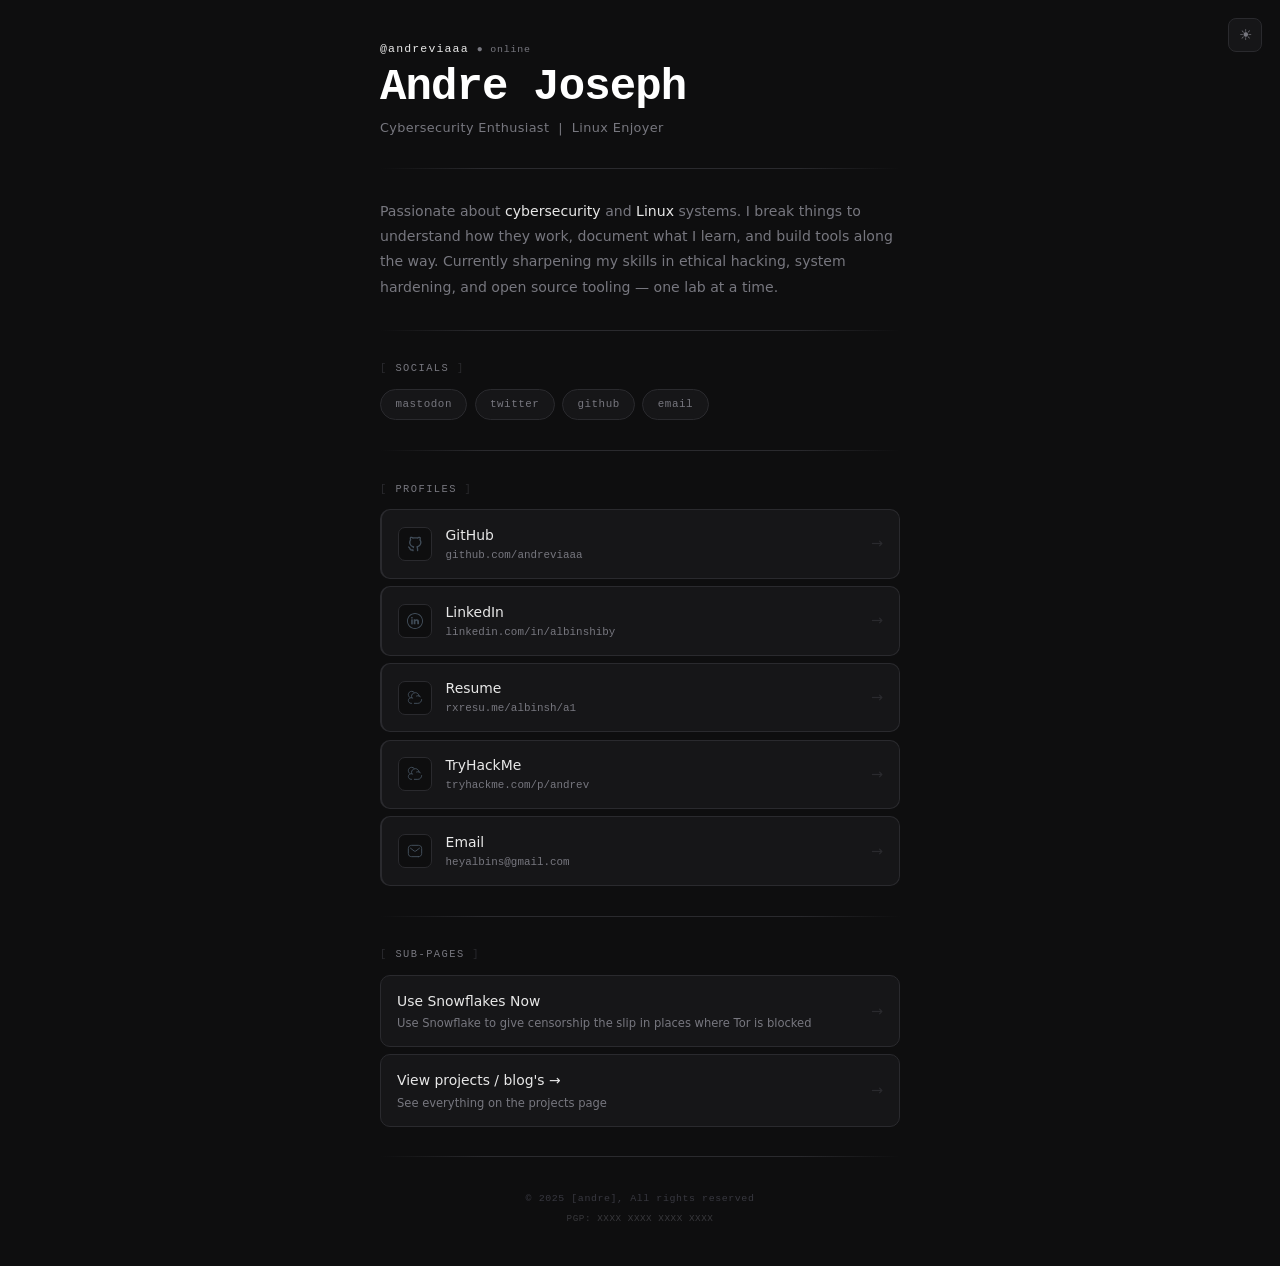
<file: index.html>
<!doctype html>
<html lang="en">
    <head>
        <meta charset="UTF-8" />
        <meta name="viewport" content="width=device-width, initial-scale=1.0" />
        <title>Andre Joseph — Just happen to be here</title>
        <meta
            name="description"
            content="Andre — Cybersecurity enthusiast and Linux nerd. Breaking things, learning how they work, and building tools along the way."
        />
        <meta name="author" content="Andre" />
        <meta name="theme-color" content="#0e0e0f" />
        <meta property="og:title" content="Andre — Cybersecurity Enthusiast" />
        <meta
            property="og:description"
            content="Cybersecurity enthusiast and Linux nerd. Breaking things, learning how they work, and building tools along the way."
        />
        <meta property="og:type" content="website" />
        <meta property="og:url" content="https://andreviaaa.github.io/" />
        <link rel="canonical" href="https://andreviaaa.github.io/" />
        <meta name="twitter:card" content="summary" />
        <meta name="twitter:title" content="Andre — Cybersecurity Enthusiast" />
        <meta
            name="twitter:description"
            content="Cybersecurity enthusiast and Linux nerd. Breaking things, learning how they work, and building tools along the way."
        />
        <link rel="icon" type="image/svg+xml" href="assets/icons/ghost.png" />
        <link rel="stylesheet" href="assets/css/main.css" />
    </head>
    <body>
        <button
            class="toggle-btn"
            onclick="toggleTheme()"
            title="Toggle light/dark mode"
            aria-label="Toggle light/dark mode"
        >
            <span id="theme-icon">☀</span>
        </button>

        <main class="card">
            <!-- ── Header ── -->
            <header>
                <p class="handle">
                    @andreviaaa <span class="status">● online</span>
                </p>
                <h1 class="name">Andre Joseph</h1>
                <p class="subheading">
                    Cybersecurity Enthusiast &nbsp;|&nbsp; Linux Enjoyer
                </p>
            </header>

            <div class="divider"></div>

            <!-- ── Intro ── -->
            <p class="intro">
                Passionate about <strong>cybersecurity</strong> and
                <strong>Linux</strong> systems. I break things to understand how
                they work, document what I learn, and build tools along the way.
                Currently sharpening my skills in ethical hacking, system
                hardening, and open source tooling — one lab at a time.
            </p>

            <div class="divider"></div>

            <!-- ── Socials ── -->
            <!-- TO ADD: copy any social-pill line, update href and text -->
            <section>
                <p class="section-label">Socials</p>
                <div class="socials">
                    <a
                        class="social-pill"
                        href="#"
                        target="_blank"
                        rel="noopener noreferrer"
                        >mastodon</a
                    >
                    <a
                        class="social-pill"
                        href="#"
                        target="_blank"
                        rel="noopener noreferrer"
                        >twitter</a
                    >

                    <a
                        class="social-pill"
                        href="https://github.com/andreviaaa"
                        target="_blank"
                        rel="noopener noreferrer"
                        >github</a
                    >
                    <a
                        class="social-pill"
                        href="mailto://heyalbins@gmail.com"
                        target="_blank"
                        rel="noopener noreferrer"
                        >email</a
                    >

                    <!-- add more pills here -->
                </div>
            </section>

            <div class="divider"></div>

            <!-- ── Profiles ── -->
            <!-- TO ADD: copy any link-item block, update href, link-name, link-handle, img src -->
            <section>
                <p class="section-label">Profiles</p>
                <nav class="links">
                    <a
                        class="link-item"
                        href="https://github.com/andreviaaa"
                        target="_blank"
                        rel="noopener noreferrer"
                    >
                        <div class="link-left">
                            <div class="link-icon">
                                <img
                                    src="assets/icons/github.svg"
                                    alt="GitHub"
                                />
                            </div>
                            <div class="link-info">
                                <span class="link-name">GitHub</span>
                                <span class="link-handle">github.com/andreviaaa</span>
                            </div>
                        </div>
                        <span class="link-arrow">→</span>
                    </a>

                    <a
                        class="link-item"
                        href="https://www.linkedin.com/in/albinshiby"
                        target="_blank"
                        rel="noopener noreferrer"
                    >
                        <div class="link-left">
                            <div class="link-icon">
                                <img
                                    src="assets/icons/linkedin.svg"
                                    alt="LinkedIn"
                                />
                            </div>
                            <div class="link-info">
                                <span class="link-name">LinkedIn</span>
                                <span class="link-handle">linkedin.com/in/albinshiby</span>
                            </div>
                        </div>
                        <span class="link-arrow">→</span>
                    </a>

                    <a
                        class="link-item"
                        href="https://rxresu.me/albinsh/a1"
                        target="_blank"
                        rel="noopener noreferrer"
                    >
                        <div class="link-left">
                            <div class="link-icon">
                                <img
                                    src="assets/icons/tryhackme.svg"
                                    alt="TryHackMe"
                                />
                            </div>
                            <div class="link-info">
                                <span class="link-name">Resume</span>
                                <span class="link-handle">rxresu.me/albinsh/a1</span>
                            </div>
                        </div>
                        <span class="link-arrow">→</span>
                    </a>
                    <a
                        class="link-item"
                        href="https://tryhackme.com/p/andrev"
                        target="_blank"
                        rel="noopener noreferrer"
                    >
                        <div class="link-left">
                            <div class="link-icon">
                                <img
                                    src="assets/icons/tryhackme.svg"
                                    alt="TryHackMe"
                                />
                            </div>
                            <div class="link-info">
                                <span class="link-name">TryHackMe</span>
                                <span class="link-handle">tryhackme.com/p/andrev</span>
                            </div>
                        </div>
                        <span class="link-arrow">→</span>
                    </a>

                    <a class="link-item" href="mailto:heyalbins@gmail.com">
                        <div class="link-left">
                            <div class="link-icon">
                                <img src="assets/icons/email.svg" alt="Email" />
                            </div>
                            <div class="link-info">
                                <span class="link-name">Email</span>
                                <span class="link-handle"
                                    >heyalbins@gmail.com</span
                                >
                            </div>
                        </div>
                        <span class="link-arrow">→</span>
                    </a>
                </nav>
            </section>

            <div class="divider"></div>

            <!-- ── Projects ── -->
            <!-- TO ADD: copy any port-card block, update href, port-title, port-desc, port-tag -->
            <section>
                <p class="section-label">Sub-Pages</p>
                <div class="port-grid">
                    <a
                        class="port-card"
                        href="https://snowflake.torproject.org/"
                        target="_blank"
                    >
                        <div class="port-info">
                            <span class="port-title">Use Snowflakes Now</span>
                            <span class="port-desc"
                                >Use Snowflake to give censorship the slip in
                                places where Tor is blocked</span
                            >
                        </div>
                        <div class="port-meta">
                            <!-- --  <span class="port-tag">good-ads</span> -->
                            <span class="port-arrow">→</span>
                        </div>
                    </a>

                    <a class="port-card" href="pages/projects.html">
                        <div class="port-info">
                            <span class="port-title"
                                >View projects / blog's →</span
                            >
                            <span class="port-desc"
                                >See everything on the projects page</span
                            >
                        </div>
                        <div class="port-meta">
                            <span class="port-arrow">→</span>
                        </div>
                    </a>
                </div>
            </section>

            <div class="divider"></div>

            <footer class="footer">
                © 2025 [andre], All rights reserved
                <br />
                <span class="pgp">PGP: XXXX XXXX XXXX XXXX</span>
            </footer>
        </main>

        <script>
            const root = document.documentElement;
            const icon = document.getElementById("theme-icon");
            function applyTheme(t) {
                root.classList.toggle("light", t === "light");
                icon.textContent = t === "light" ? "☾" : "☀";
            }
            function toggleTheme() {
                const next = root.classList.contains("light")
                    ? "dark"
                    : "light";
                localStorage.setItem("theme", next);
                applyTheme(next);
            }
            applyTheme(localStorage.getItem("theme") || "dark");
        </script>
    </body>
</html>
</file>
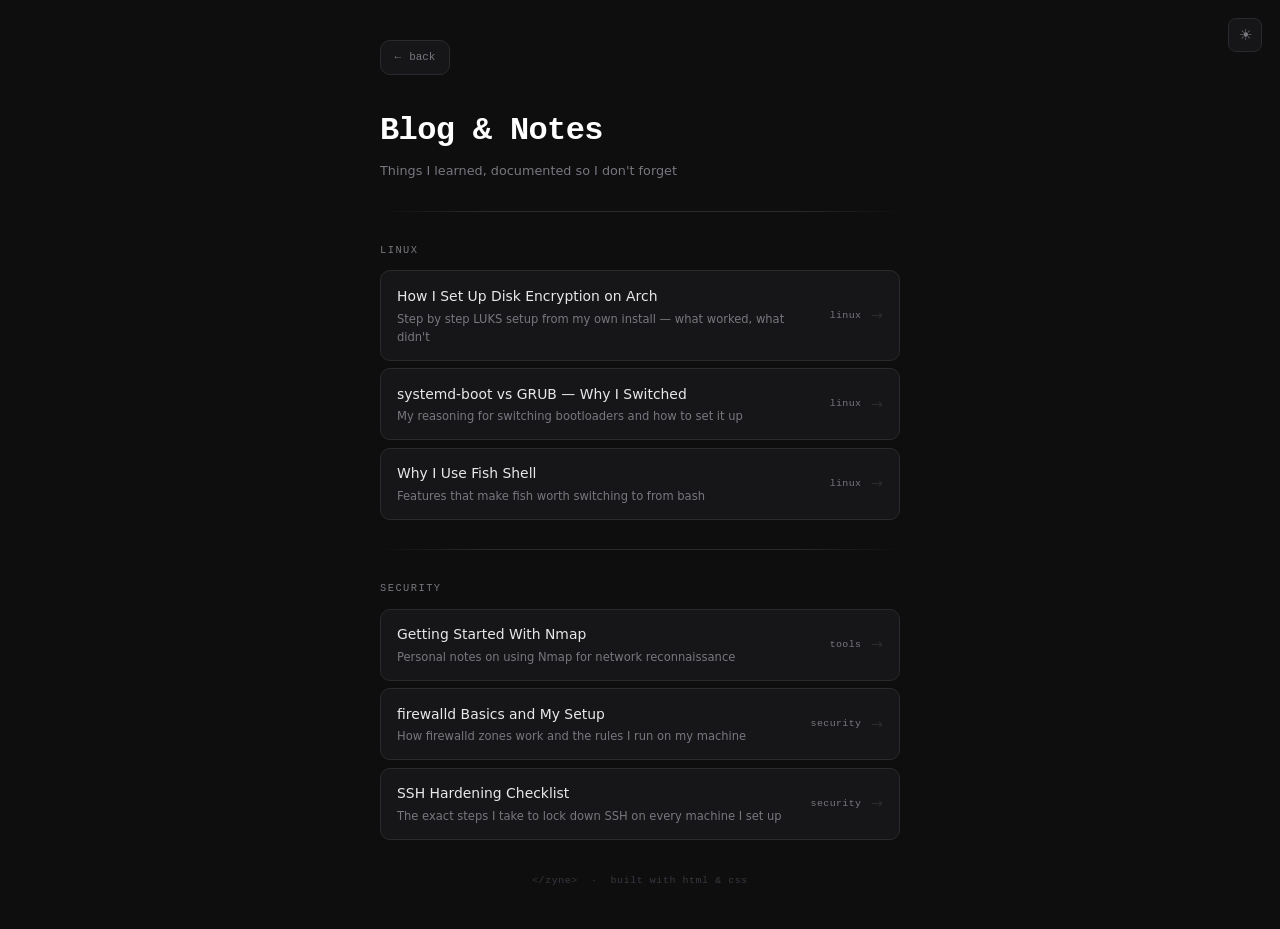
<file: pages/blog.html>
<!DOCTYPE html>
<html lang="en">
<head>
  <meta charset="UTF-8" />
  <meta name="viewport" content="width=device-width, initial-scale=1.0" />
  <title>Blog — Zyne</title>
  <meta name="description" content="Blog posts and notes on cybersecurity and Linux by Zyne." />
  <meta name="author" content="Zyne" />
  <meta name="theme-color" content="#0e0e0f" />
  <link rel="icon" type="image/svg+xml" href="data:image/svg+xml,<svg xmlns='http://www.w3.org/2000/svg' viewBox='0 0 32 32'><rect width='32' height='32' rx='6' fill='%230e0e0f'/><rect x='6' y='20' width='14' height='4' rx='1' fill='%23e8e8e8'/></svg>" />
  <link rel="stylesheet" href="../assets/css/inner.css" />
</head>
<body>

  <button class="toggle-btn" onclick="toggleTheme()" title="Toggle light/dark mode" aria-label="Toggle light/dark mode">
    <span id="theme-icon">☀</span>
  </button>

  <main class="card">

    <a class="back-btn" href="../index.html"><span class="back-arrow">←</span> back</a>

    <header>
      <h1 class="page-title">Blog &amp; Notes</h1>
      <p class="page-sub">Things I learned, documented so I don't forget</p>
    </header>

    <div class="divider"></div>

    <!-- Linux — TO ADD: copy any port-card block, update href, port-title, port-desc, port-tag -->
    <section>
      <p class="section-label">Linux</p>
      <div class="port-grid">

        <a class="port-card" href="https://github.com/yourusername/notes/blob/main/luks-setup.md" target="_blank" rel="noopener noreferrer">
          <div class="port-info">
            <span class="port-title">How I Set Up Disk Encryption on Arch</span>
            <span class="port-desc">Step by step LUKS setup from my own install — what worked, what didn't</span>
          </div>
          <div class="port-meta"><span class="port-tag">linux</span><span class="port-arrow">→</span></div>
        </a>

        <a class="port-card" href="https://github.com/yourusername/notes/blob/main/systemd-boot.md" target="_blank" rel="noopener noreferrer">
          <div class="port-info">
            <span class="port-title">systemd-boot vs GRUB — Why I Switched</span>
            <span class="port-desc">My reasoning for switching bootloaders and how to set it up</span>
          </div>
          <div class="port-meta"><span class="port-tag">linux</span><span class="port-arrow">→</span></div>
        </a>

        <a class="port-card" href="https://github.com/yourusername/notes/blob/main/fish-shell.md" target="_blank" rel="noopener noreferrer">
          <div class="port-info">
            <span class="port-title">Why I Use Fish Shell</span>
            <span class="port-desc">Features that make fish worth switching to from bash</span>
          </div>
          <div class="port-meta"><span class="port-tag">linux</span><span class="port-arrow">→</span></div>
        </a>

      </div>
    </section>

    <div class="divider"></div>

    <!-- Security -->
    <section>
      <p class="section-label">Security</p>
      <div class="port-grid">

        <a class="port-card" href="https://github.com/yourusername/notes/blob/main/nmap-guide.md" target="_blank" rel="noopener noreferrer">
          <div class="port-info">
            <span class="port-title">Getting Started With Nmap</span>
            <span class="port-desc">Personal notes on using Nmap for network reconnaissance</span>
          </div>
          <div class="port-meta"><span class="port-tag">tools</span><span class="port-arrow">→</span></div>
        </a>

        <a class="port-card" href="https://github.com/yourusername/notes/blob/main/firewalld.md" target="_blank" rel="noopener noreferrer">
          <div class="port-info">
            <span class="port-title">firewalld Basics and My Setup</span>
            <span class="port-desc">How firewalld zones work and the rules I run on my machine</span>
          </div>
          <div class="port-meta"><span class="port-tag">security</span><span class="port-arrow">→</span></div>
        </a>

        <a class="port-card" href="https://github.com/yourusername/notes/blob/main/ssh-hardening.md" target="_blank" rel="noopener noreferrer">
          <div class="port-info">
            <span class="port-title">SSH Hardening Checklist</span>
            <span class="port-desc">The exact steps I take to lock down SSH on every machine I set up</span>
          </div>
          <div class="port-meta"><span class="port-tag">security</span><span class="port-arrow">→</span></div>
        </a>

      </div>
    </section>

    <footer class="footer">&lt;/zyne&gt; &nbsp;·&nbsp; built with html &amp; css</footer>

  </main>

  <script>
    const root = document.documentElement;
    const icon = document.getElementById('theme-icon');
    function applyTheme(t) { root.classList.toggle('light', t === 'light'); icon.textContent = t === 'light' ? '☾' : '☀'; }
    function toggleTheme() { const next = root.classList.contains('light') ? 'dark' : 'light'; localStorage.setItem('theme', next); applyTheme(next); }
    applyTheme(localStorage.getItem('theme') || 'dark');
  </script>

</body>
</html>
</file>
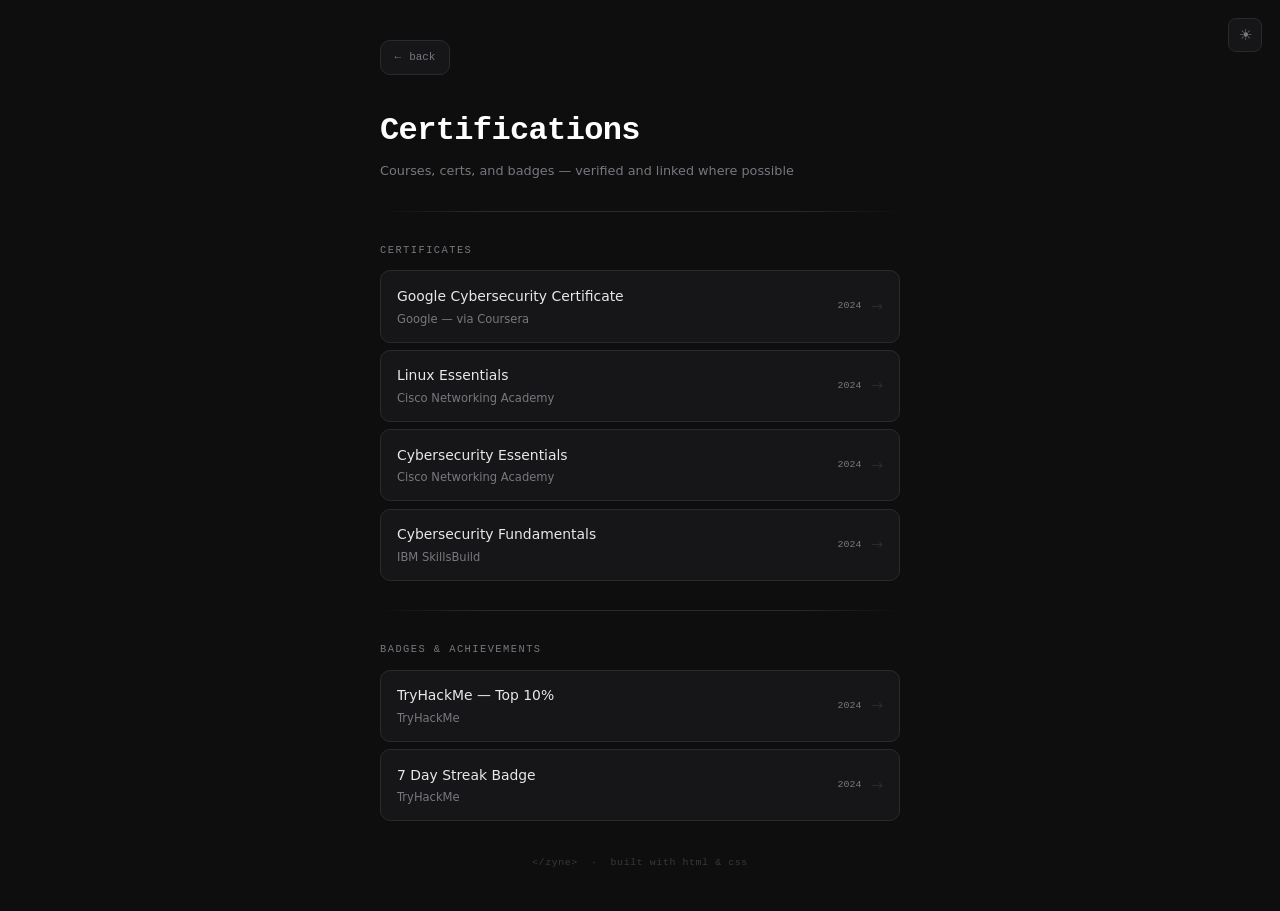
<file: pages/certs.html>
<!DOCTYPE html>
<html lang="en">
<head>
  <meta charset="UTF-8" />
  <meta name="viewport" content="width=device-width, initial-scale=1.0" />
  <title>Certifications — Zyne</title>
  <meta name="description" content="Certifications and badges earned by Zyne." />
  <meta name="author" content="Zyne" />
  <meta name="theme-color" content="#0e0e0f" />
  <link rel="icon" type="image/svg+xml" href="data:image/svg+xml,<svg xmlns='http://www.w3.org/2000/svg' viewBox='0 0 32 32'><rect width='32' height='32' rx='6' fill='%230e0e0f'/><rect x='6' y='20' width='14' height='4' rx='1' fill='%23e8e8e8'/></svg>" />
  <link rel="stylesheet" href="../assets/css/inner.css" />
</head>
<body>

  <button class="toggle-btn" onclick="toggleTheme()" title="Toggle light/dark mode" aria-label="Toggle light/dark mode">
    <span id="theme-icon">☀</span>
  </button>

  <main class="card">

    <a class="back-btn" href="../index.html"><span class="back-arrow">←</span> back</a>

    <header>
      <h1 class="page-title">Certifications</h1>
      <p class="page-sub">Courses, certs, and badges — verified and linked where possible</p>
    </header>

    <div class="divider"></div>

    <!-- Certificates — TO ADD: copy any cert-card block, update href, cert-title, cert-issuer, cert-year -->
    <!-- No link? Change <a class="cert-card" href="..."> to <div class="cert-card static"> and close with </div> -->
    <section>
      <p class="section-label">Certificates</p>
      <div class="cert-grid">

        <a class="cert-card" href="https://coursera.org/verify/example" target="_blank" rel="noopener noreferrer">
          <div class="cert-info">
            <span class="cert-title">Google Cybersecurity Certificate</span>
            <span class="cert-issuer">Google — via Coursera</span>
          </div>
          <div class="cert-meta"><span class="cert-year">2024</span><span class="cert-arrow">→</span></div>
        </a>

        <a class="cert-card" href="https://netacad.com" target="_blank" rel="noopener noreferrer">
          <div class="cert-info">
            <span class="cert-title">Linux Essentials</span>
            <span class="cert-issuer">Cisco Networking Academy</span>
          </div>
          <div class="cert-meta"><span class="cert-year">2024</span><span class="cert-arrow">→</span></div>
        </a>

        <a class="cert-card" href="https://netacad.com" target="_blank" rel="noopener noreferrer">
          <div class="cert-info">
            <span class="cert-title">Cybersecurity Essentials</span>
            <span class="cert-issuer">Cisco Networking Academy</span>
          </div>
          <div class="cert-meta"><span class="cert-year">2024</span><span class="cert-arrow">→</span></div>
        </a>

        <a class="cert-card" href="https://skillsbuild.org" target="_blank" rel="noopener noreferrer">
          <div class="cert-info">
            <span class="cert-title">Cybersecurity Fundamentals</span>
            <span class="cert-issuer">IBM SkillsBuild</span>
          </div>
          <div class="cert-meta"><span class="cert-year">2024</span><span class="cert-arrow">→</span></div>
        </a>

      </div>
    </section>

    <div class="divider"></div>

    <!-- Badges -->
    <section>
      <p class="section-label">Badges &amp; Achievements</p>
      <div class="cert-grid">

        <a class="cert-card" href="https://tryhackme.com/p/yourusername" target="_blank" rel="noopener noreferrer">
          <div class="cert-info">
            <span class="cert-title">TryHackMe — Top 10%</span>
            <span class="cert-issuer">TryHackMe</span>
          </div>
          <div class="cert-meta"><span class="cert-year">2024</span><span class="cert-arrow">→</span></div>
        </a>

        <a class="cert-card" href="https://tryhackme.com/p/yourusername" target="_blank" rel="noopener noreferrer">
          <div class="cert-info">
            <span class="cert-title">7 Day Streak Badge</span>
            <span class="cert-issuer">TryHackMe</span>
          </div>
          <div class="cert-meta"><span class="cert-year">2024</span><span class="cert-arrow">→</span></div>
        </a>

      </div>
    </section>

    <footer class="footer">&lt;/zyne&gt; &nbsp;·&nbsp; built with html &amp; css</footer>

  </main>

  <script>
    const root = document.documentElement;
    const icon = document.getElementById('theme-icon');
    function applyTheme(t) { root.classList.toggle('light', t === 'light'); icon.textContent = t === 'light' ? '☾' : '☀'; }
    function toggleTheme() { const next = root.classList.contains('light') ? 'dark' : 'light'; localStorage.setItem('theme', next); applyTheme(next); }
    applyTheme(localStorage.getItem('theme') || 'dark');
  </script>

</body>
</html>
</file>
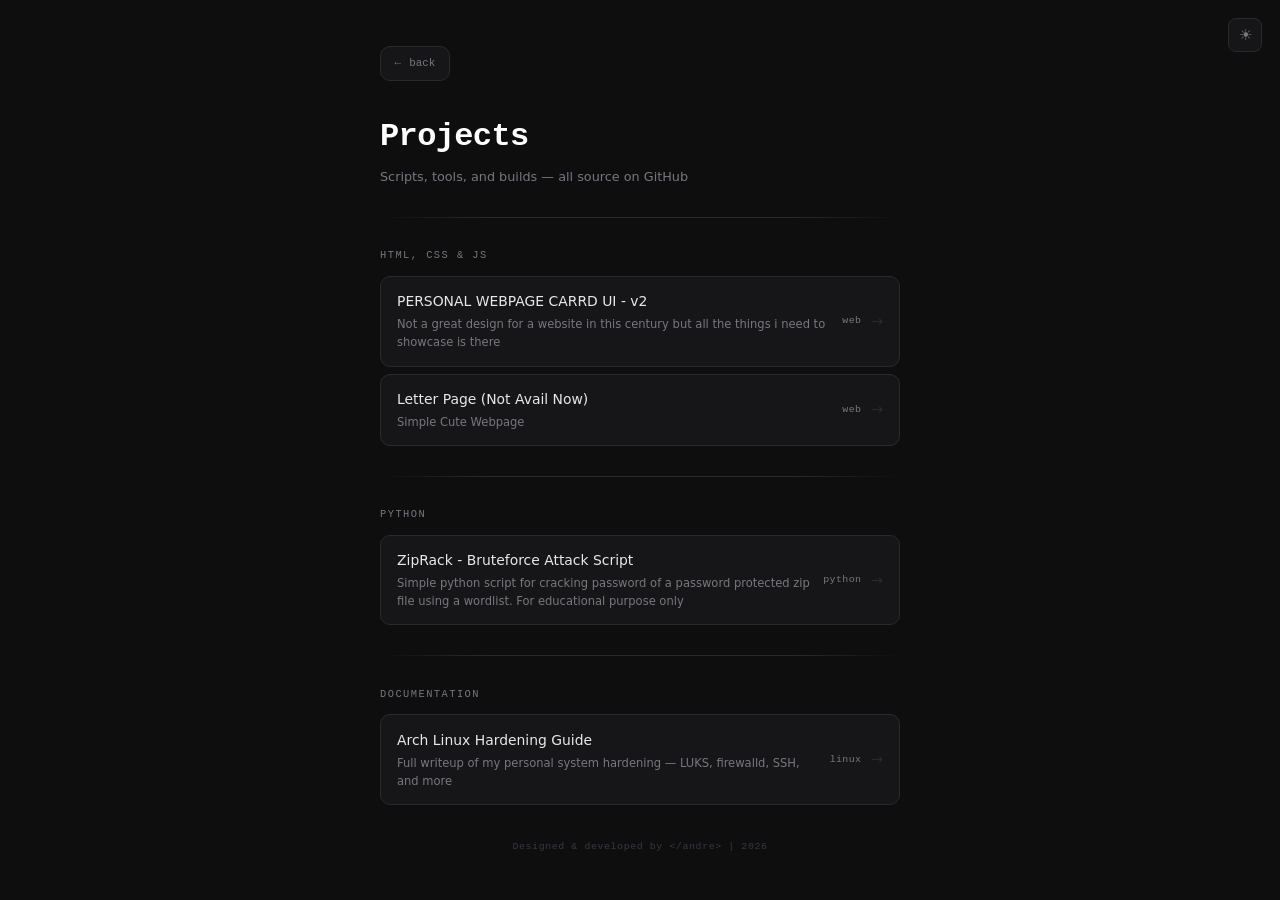
<file: pages/projects.html>
<!doctype html>
<html lang="en">
    <head>
        <meta charset="UTF-8" />
        <meta name="viewport" content="width=device-width, initial-scale=1.0" />
        <title>Projects — Andre</title>
        <meta
            name="description"
            content="Security scripts, tools, and Linux projects by Zyne."
        />
        <meta name="author" content="Zyne" />
        <meta name="theme-color" content="#0e0e0f" />
        <meta property="og:title" content="Projects — Andre" />
        <meta
            property="og:description"
            content="Security scripts, tools, and Linux projects by Andre."
        />
        <meta property="og:type" content="website" />
        <meta
            property="og:url"
            content="https://andreviaaa.github.io/pages/projects.html"
        />
        <link
            rel="canonical"
            href="https://andreviaaa.github.io/pages/projects.html"
        />
        <meta name="twitter:card" content="summary" />
        <link
            rel="icon"
            type="image/svg+xml"
            href="data:image/svg+xml,<svg xmlns='http://www.w3.org/2000/svg' viewBox='0 0 32 32'><rect width='32' height='32' rx='6' fill='%230e0e0f'/><rect x='6' y='20' width='14' height='4' rx='1' fill='%23e8e8e8'/></svg>"
        />
        <link rel="stylesheet" href="../assets/css/inner.css" />
    </head>
    <body>
        <button
            class="toggle-btn"
            onclick="toggleTheme()"
            title="Toggle light/dark mode"
            aria-label="Toggle light/dark mode"
        >
            <span id="theme-icon">☀</span>
        </button>

        <main class="card">
            <a class="back-btn" href="../index.html"
                ><span class="back-arrow">←</span> back</a
            >

            <header>
                <h1 class="page-title">Projects</h1>
                <p class="page-sub">
                    Scripts, tools, and builds — all source on GitHub
                </p>
            </header>

            <div class="divider"></div>

            <!-- Bash / Shell — TO ADD: copy any port-card block, update href, port-title, port-desc, port-tag -->
            <section>
                <p class="section-label">HTML, CSS &amp; JS</p>
                <div class="port-grid">
                    <a
                        class="port-card"
                        href="https://github.com/andreviaaa/carrd"
                        target="_blank"
                        rel="noopener noreferrer"
                    >
                        <div class="port-info">
                            <span class="port-title"
                                >PERSONAL WEBPAGE CARRD UI - v2</span
                            >
                            <span class="port-desc"
                                >Not a great design for a website in this
                                century but all the things i need to showcase is
                                there</span
                            >
                        </div>
                        <div class="port-meta">
                            <span class="port-tag">web</span
                            ><span class="port-arrow">→</span>
                        </div>
                    </a>

                    <a
                        class="port-card"
                        href="https://github.com/andreviaaa"
                        target="_blank"
                        rel="noopener noreferrer"
                    >
                        <div class="port-info">
                            <span class="port-title"
                                >Letter Page (Not Avail Now)</span
                            >
                            <span class="port-desc">Simple Cute Webpage </span>
                        </div>
                        <div class="port-meta">
                            <span class="port-tag">web</span
                            ><span class="port-arrow">→</span>
                        </div>
                    </a>
                </div>
            </section>

            <div class="divider"></div>

            <!-- Python -->
            <section>
                <p class="section-label">Python</p>
                <div class="port-grid">
                    <a
                        class="port-card"
                        href="https://github.com/andreviaaa/ziprack"
                        target="_blank"
                        rel="noopener noreferrer"
                    >
                        <div class="port-info">
                            <span class="port-title"
                                >ZipRack - Bruteforce Attack Script</span
                            >
                            <span class="port-desc"
                                >Simple python script for cracking password of a
                                password protected zip file using a wordlist.
                                For educational purpose only</span
                            >
                        </div>
                        <div class="port-meta">
                            <span class="port-tag">python</span
                            ><span class="port-arrow">→</span>
                        </div>
                    </a>
                </div>
            </section>

            <div class="divider"></div>

            <!-- Documentation -->
            <section>
                <p class="section-label">Documentation</p>
                <div class="port-grid">
                    <a
                        class="port-card"
                        href="#"
                        target="_blank"
                        rel="noopener noreferrer"
                    >
                        <div class="port-info">
                            <span class="port-title"
                                >Arch Linux Hardening Guide</span
                            >
                            <span class="port-desc"
                                >Full writeup of my personal system hardening —
                                LUKS, firewalld, SSH, and more</span
                            >
                        </div>
                        <div class="port-meta">
                            <span class="port-tag">linux</span
                            ><span class="port-arrow">→</span>
                        </div>
                    </a>
                </div>
            </section>

            <footer class="footer">
                Designed & developed by &lt;/andre&gt; | 2026
            </footer>
        </main>

        <script>
            const root = document.documentElement;
            const icon = document.getElementById("theme-icon");
            function applyTheme(t) {
                root.classList.toggle("light", t === "light");
                icon.textContent = t === "light" ? "☾" : "☀";
            }
            function toggleTheme() {
                const next = root.classList.contains("light")
                    ? "dark"
                    : "light";
                localStorage.setItem("theme", next);
                applyTheme(next);
            }
            applyTheme(localStorage.getItem("theme") || "dark");
        </script>
    </body>
</html>
</file>
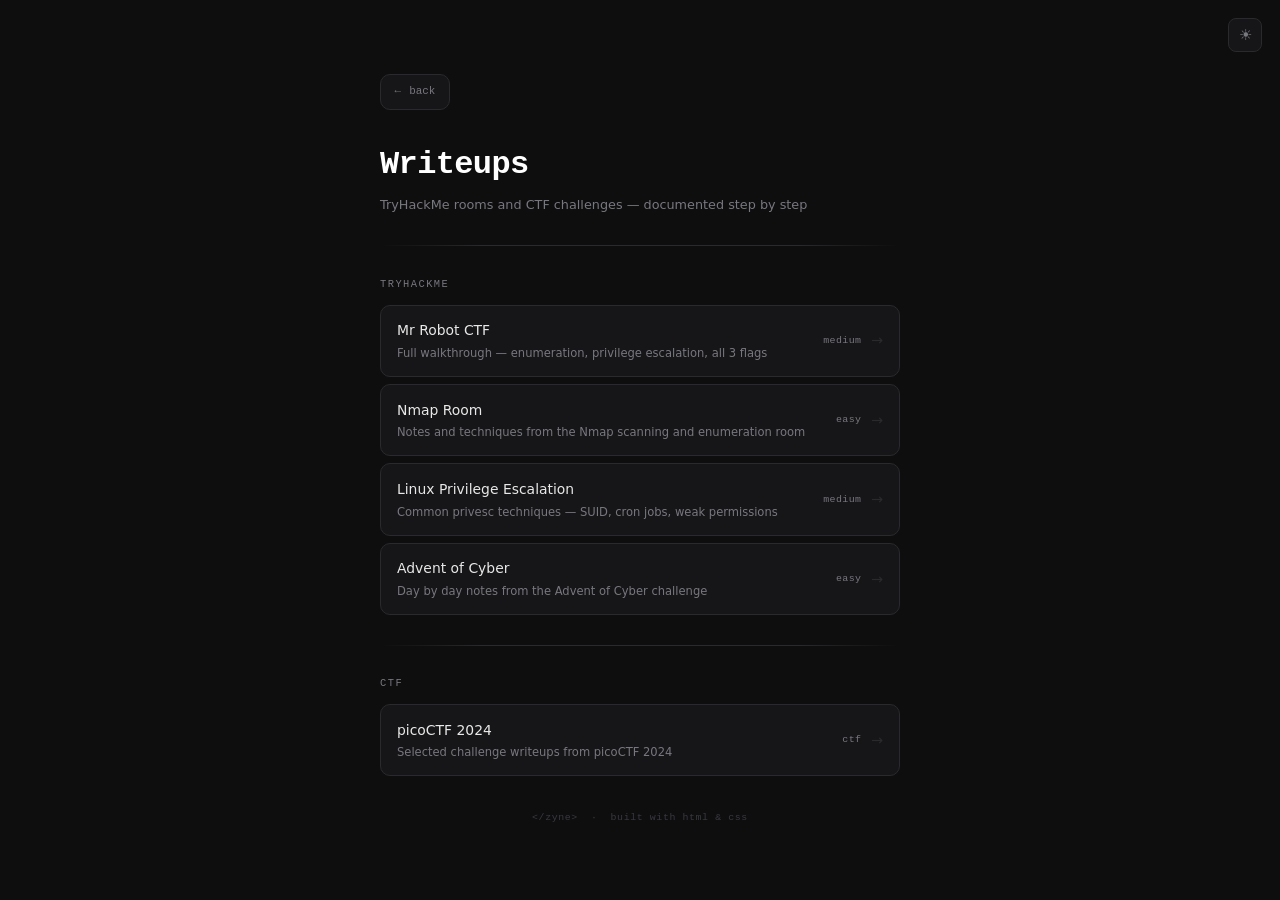
<file: pages/writeups.html>
<!DOCTYPE html>
<html lang="en">
<head>
  <meta charset="UTF-8" />
  <meta name="viewport" content="width=device-width, initial-scale=1.0" />
  <title>Writeups — Zyne</title>
  <meta name="description" content="TryHackMe and CTF writeups by Zyne." />
  <meta name="author" content="Zyne" />
  <meta name="theme-color" content="#0e0e0f" />
  <link rel="icon" type="image/svg+xml" href="data:image/svg+xml,<svg xmlns='http://www.w3.org/2000/svg' viewBox='0 0 32 32'><rect width='32' height='32' rx='6' fill='%230e0e0f'/><rect x='6' y='20' width='14' height='4' rx='1' fill='%23e8e8e8'/></svg>" />
  <link rel="stylesheet" href="../assets/css/inner.css" />
</head>
<body>

  <button class="toggle-btn" onclick="toggleTheme()" title="Toggle light/dark mode" aria-label="Toggle light/dark mode">
    <span id="theme-icon">☀</span>
  </button>

  <main class="card">

    <a class="back-btn" href="../index.html"><span class="back-arrow">←</span> back</a>

    <header>
      <h1 class="page-title">Writeups</h1>
      <p class="page-sub">TryHackMe rooms and CTF challenges — documented step by step</p>
    </header>

    <div class="divider"></div>

    <!-- TryHackMe — TO ADD: copy any port-card block, update href, port-title, port-desc, port-tag -->
    <section>
      <p class="section-label">TryHackMe</p>
      <div class="port-grid">

        <a class="port-card" href="https://github.com/yourusername/tryhackme-writeups/blob/main/mr-robot.md" target="_blank" rel="noopener noreferrer">
          <div class="port-info">
            <span class="port-title">Mr Robot CTF</span>
            <span class="port-desc">Full walkthrough — enumeration, privilege escalation, all 3 flags</span>
          </div>
          <div class="port-meta"><span class="port-tag">medium</span><span class="port-arrow">→</span></div>
        </a>

        <a class="port-card" href="https://github.com/yourusername/tryhackme-writeups/blob/main/nmap.md" target="_blank" rel="noopener noreferrer">
          <div class="port-info">
            <span class="port-title">Nmap Room</span>
            <span class="port-desc">Notes and techniques from the Nmap scanning and enumeration room</span>
          </div>
          <div class="port-meta"><span class="port-tag">easy</span><span class="port-arrow">→</span></div>
        </a>

        <a class="port-card" href="https://github.com/yourusername/tryhackme-writeups/blob/main/linux-privesc.md" target="_blank" rel="noopener noreferrer">
          <div class="port-info">
            <span class="port-title">Linux Privilege Escalation</span>
            <span class="port-desc">Common privesc techniques — SUID, cron jobs, weak permissions</span>
          </div>
          <div class="port-meta"><span class="port-tag">medium</span><span class="port-arrow">→</span></div>
        </a>

        <a class="port-card" href="https://github.com/yourusername/tryhackme-writeups/blob/main/advent-of-cyber.md" target="_blank" rel="noopener noreferrer">
          <div class="port-info">
            <span class="port-title">Advent of Cyber</span>
            <span class="port-desc">Day by day notes from the Advent of Cyber challenge</span>
          </div>
          <div class="port-meta"><span class="port-tag">easy</span><span class="port-arrow">→</span></div>
        </a>

      </div>
    </section>

    <div class="divider"></div>

    <!-- CTF -->
    <section>
      <p class="section-label">CTF</p>
      <div class="port-grid">

        <a class="port-card" href="https://github.com/yourusername/ctf-writeups/blob/main/picoctf-2024.md" target="_blank" rel="noopener noreferrer">
          <div class="port-info">
            <span class="port-title">picoCTF 2024</span>
            <span class="port-desc">Selected challenge writeups from picoCTF 2024</span>
          </div>
          <div class="port-meta"><span class="port-tag">ctf</span><span class="port-arrow">→</span></div>
        </a>

      </div>
    </section>

    <footer class="footer">&lt;/zyne&gt; &nbsp;·&nbsp; built with html &amp; css</footer>

  </main>

  <script>
    const root = document.documentElement;
    const icon = document.getElementById('theme-icon');
    function applyTheme(t) { root.classList.toggle('light', t === 'light'); icon.textContent = t === 'light' ? '☾' : '☀'; }
    function toggleTheme() { const next = root.classList.contains('light') ? 'dark' : 'light'; localStorage.setItem('theme', next); applyTheme(next); }
    applyTheme(localStorage.getItem('theme') || 'dark');
  </script>

</body>
</html>
</file>
<file: assets/css/main.css>
/* ============================================================
   main.css — base styles + index.html & 404.html
   zyne.github.io
   ============================================================ */

/* ── Reset ── */
*,
*::before,
*::after {
    box-sizing: border-box;
    margin: 0;
    padding: 0;
}
/* ── Smooth scroll ── */
html {
    scroll-behavior: smooth;
}
@keyframes blink {
    0%,
    100% {
        opacity: 1;
    }
    50% {
        opacity: 0.3;
    }
}
/* ── Status badge ── */
.status {
    font-family: var(--mono);
    font-size: 0.62rem;
    color: var(--muted);
    letter-spacing: 0.08em;
}
.status::first-letter {
    color: #4caf50;
    animation: blink 2s ease-in-out infinite;
}
.pgp {
    font-family: var(--mono);
    font-size: 0.58rem;
    color: var(--muted);
    letter-spacing: 0.06em;
    margin-top: 0.3rem;
    display: block;
    filter: opacity(40%);
}
::selection {
    background: var(--text);
    color: var(--bg);
}
/* ── Scrollbar ── */
::-webkit-scrollbar {
    width: 4px;
}
::-webkit-scrollbar-track {
    background: var(--bg);
}
::-webkit-scrollbar-thumb {
    background: var(--muted);
    border-radius: 999px;
}
::-webkit-scrollbar-thumb:hover {
    background: var(--text);
}
@keyframes glitch {
    0% {
        text-shadow: none;
        transform: none;
    }
    10% {
        text-shadow:
            -2px 0 #ff00cc,
            2px 0 #00ffff;
        transform: skewX(-2deg);
    }
    12% {
        text-shadow: none;
        transform: none;
    }
    20% {
        text-shadow:
            2px 0 #ff00cc,
            -2px 0 #00ffff;
        transform: skewX(1deg);
    }
    22% {
        text-shadow: none;
        transform: none;
    }
    30% {
        text-shadow:
            -1px 0 #ff00cc,
            1px 0 #00ffff;
        transform: skewX(-1deg);
    }
    32% {
        text-shadow: none;
        transform: none;
    }
    100% {
        text-shadow: none;
        transform: none;
    }
}

/* ── Focus ring ── */
:focus-visible {
    outline: 1.5px solid var(--muted);
    outline-offset: 3px;
    border-radius: var(--radius);
}
/* ── Variables: Dark (default) ── */
:root {
    --bg: #0e0e0f;
    --surface: #161618;
    --border: #2a2a2e;
    --text: #e8e8e8;
    --muted: #77777f;
    --highlight: #ffffff;
    --hover-bg: #1c1c1f;
    --hover-bd: #4a4a52;
    --footer: #383840;
    --mono: "Courier New", Courier, monospace;
    --sans:
        -apple-system, BlinkMacSystemFont, "Segoe UI", system-ui, sans-serif;
    --radius: 10px;
    --max-width: 520px;
    --trans: 0.2s ease;
    --shimmer-from: #ffffff;
    --shimmer-mid: #777777;
}

/* ── Variables: Light ── */
:root.light {
    --bg: #f4f4f5;
    --surface: #ffffff;
    --border: #e2e2e5;
    --text: #1a1a1a;
    --muted: #888892;
    --highlight: #000000;
    --hover-bg: #f0f0f2;
    --hover-bd: #c0c0c8;
    --footer: #b0b0b8;
    --shimmer-from: #000000;
    --shimmer-mid: #555555;
}

/* ── Smooth theme transitions ── */
body,
.link-item,
.port-card,
.social-pill,
.link-icon,
.toggle-btn {
    transition:
        background-color var(--trans),
        border-color var(--trans),
        color var(--trans);
}

/* ── Base ── */
body {
    background-color: var(--bg);
    color: var(--text);
    font-family: var(--sans);
    font-size: 15px;
    line-height: 1.6;
    min-height: 100dvh;
    display: flex;
    flex-direction: column;
    align-items: center;
    justify-content: center;
    padding: 2.5rem 1.25rem;
    cursor:
        url("data:image/svg+xml,%3Csvg xmlns='http://www.w3.org/2000/svg' width='12' height='12'%3E%3Ccircle cx='6' cy='6' r='4' fill='%23111113' stroke='%23ffffff' stroke-width='1.5'/%3E%3C/svg%3E")
            6 6,
        auto;
}
a,
button,
[role="button"] {
    cursor:
        url("data:image/svg+xml,%3Csvg xmlns='http://www.w3.org/2000/svg' width='12' height='12'%3E%3Ccircle cx='6' cy='6' r='4' fill='%23111113' stroke='%23ffffff' stroke-width='1.5'/%3E%3Ccircle cx='6' cy='6' r='1.5' fill='%23ffffff'/%3E%3C/svg%3E")
            6 6,
        pointer;
}
/* ── Page wrapper ── */
.card {
    width: 100%;
    max-width: var(--max-width);
    display: flex;
    flex-direction: column;
    gap: 1.85rem;
}

/* ── Theme toggle ── */
.toggle-btn {
    position: fixed;
    top: 1.1rem;
    right: 1.1rem;
    width: 34px;
    height: 34px;
    display: flex;
    align-items: center;
    justify-content: center;
    background: var(--surface);
    border: 1px solid var(--border);
    border-radius: 8px;
    cursor: pointer;
    font-size: 0.95rem;
    color: var(--muted);
    user-select: none;
}
.toggle-btn:hover {
    border-color: var(--hover-bd);
    color: var(--text);
}

/* ── Divider ── */
.divider {
    width: 100%;
    height: 1px;
    background: linear-gradient(
        to right,
        transparent,
        var(--border) 20%,
        var(--border) 80%,
        transparent
    );
}

/* ── Section label ── */
.section-label {
    font-family: var(--mono);
    font-size: 0.65rem;
    color: var(--muted);
    letter-spacing: 0.14em;
    text-transform: uppercase;
    margin-bottom: 0.75rem;
}
.section-label::before {
    content: "[ ";
    color: var(--border);
}
.section-label::after {
    content: " ]";
    color: var(--border);
}

/* ── Footer ── */
.footer {
    font-family: var(--mono);
    font-size: 0.62rem;
    color: var(--footer);
    text-align: center;
    letter-spacing: 0.06em;
    padding-top: 0.25rem;
}

/* ── INDEX: Header ── */
.handle {
    font-family: var(--mono);
    font-size: 0.72rem;
    color: var(--text);
    letter-spacing: 0.1em;
    margin-bottom: 0.3rem;
    transition: color var(--trans);
    cursor: default;
}
.handle:hover {
    color: var(--text);
}
.name {
    font-family: var(--mono);
    font-size: clamp(2rem, 8vw, 2.75rem);
    font-weight: 700;
    color: var(--highlight);
    letter-spacing: -0.02em;
    line-height: 1.1;
    animation:
        fadein 0.4s ease 0.05s both,
        glitch 1.5s ease 0.8s 1 forwards;
}
.subheading {
    font-size: 0.8rem;
    color: var(--muted);
    margin-top: 0.4rem;
    letter-spacing: 0.03em;
}

/* ── INDEX: Intro ── */
.intro {
    font-size: 0.88rem;
    color: var(--muted);
    line-height: 1.8;
}
.intro strong {
    color: var(--text);
    font-weight: 500;
}

/* ── INDEX: Social pills ── */
.socials {
    display: flex;
    flex-wrap: wrap;
    gap: 0.45rem;
}
.social-pill {
    display: inline-flex;
    align-items: center;
    padding: 0.38rem 0.9rem;
    background: var(--surface);
    border: 1px solid var(--border);
    border-radius: 999px;
    text-decoration: none;
    font-family: var(--mono);
    font-size: 0.68rem;
    color: var(--muted);
    letter-spacing: 0.05em;
}
.social-pill:hover {
    border-color: var(--hover-bd);
    color: var(--text);
    background: var(--hover-bg);
}

/* ── INDEX: Profile link rows ── */
.links {
    display: flex;
    flex-direction: column;
    gap: 0.45rem;
}
.link-item {
    display: flex;
    align-items: center;
    justify-content: space-between;
    padding: 0.85rem 1rem;
    background: var(--surface);
    border: 1px solid var(--border);
    border-left: 2px solid var(--border);
    border-radius: var(--radius);
    text-decoration: none;
    color: var(--text);
}
.link-item:hover {
    border-color: var(--hover-bd);
    border-left-color: var(--highlight);
    background: var(--hover-bg);
}
.link-left {
    display: flex;
    align-items: center;
    gap: 0.85rem;
}
.link-icon {
    width: 34px;
    height: 34px;
    display: flex;
    align-items: center;
    justify-content: center;
    background: var(--bg);
    border: 1px solid var(--border);
    border-radius: 7px;
    flex-shrink: 0;
}
.link-icon img {
    width: 16px;
    height: 16px;
    object-fit: contain;
    opacity: 0.5;
    transition: opacity var(--trans);
}
.link-item:hover .link-icon img {
    opacity: 1;
}
.link-info {
    display: flex;
    flex-direction: column;
    gap: 0.05rem;
}
.link-name {
    font-size: 0.87rem;
    font-weight: 500;
    color: var(--text);
}
.link-handle {
    font-family: var(--mono);
    font-size: 0.68rem;
    color: var(--muted);
}
.link-arrow {
    color: var(--border);
    font-size: 0.9rem;
    transition:
        color var(--trans),
        transform var(--trans);
}
.link-item:hover .link-arrow {
    color: var(--muted);
    transform: translateX(2px);
}

/* ── INDEX: Portfolio preview cards ── */
.port-grid {
    display: flex;
    flex-direction: column;
    gap: 0.45rem;
}
.port-card {
    display: flex;
    align-items: center;
    justify-content: space-between;
    padding: 0.85rem 1rem;
    background: var(--surface);
    border: 1px solid var(--border);
    border-radius: var(--radius);
    text-decoration: none;
    color: var(--text);
    transition:
        background-color var(--trans),
        border-color var(--trans);
}
.port-card:hover {
    border-color: var(--hover-bd);
    background: var(--hover-bg);
}
.port-info {
    display: flex;
    flex-direction: column;
    gap: 0.15rem;
}
.port-title {
    font-size: 0.87rem;
    font-weight: 500;
    color: var(--text);
}
.port-desc {
    font-size: 0.72rem;
    color: var(--muted);
}
.port-meta {
    display: flex;
    align-items: center;
    gap: 0.6rem;
    flex-shrink: 0;
    margin-left: 0.75rem;
}
.port-tag {
    font-family: var(--mono);
    font-size: 0.62rem;
    color: var(--muted);
    letter-spacing: 0.04em;
    white-space: nowrap;
}
.port-arrow {
    color: var(--border);
    font-size: 0.9rem;
    transition:
        color var(--trans),
        transform var(--trans);
}
.port-card:hover .port-arrow {
    color: var(--muted);
    transform: translateX(2px);
}

/* ── 404 ── */
.code-404 {
    font-family: var(--mono);
    font-size: clamp(3.5rem, 16vw, 5.5rem);
    font-weight: 700;
    color: var(--highlight);
    letter-spacing: -0.04em;
    line-height: 1;
}
.label-404 {
    font-family: var(--mono);
    font-size: 0.72rem;
    color: var(--muted);
    letter-spacing: 0.1em;
    margin-top: 0.5rem;
}
.message-404 {
    font-size: 0.88rem;
    color: var(--muted);
    line-height: 1.8;
}
.message-404 strong {
    color: var(--text);
    font-weight: 500;
}
.home-btn {
    display: inline-flex;
    align-items: center;
    gap: 0.5rem;
    padding: 0.85rem 1rem;
    background: var(--surface);
    border: 1px solid var(--border);
    border-radius: var(--radius);
    text-decoration: none;
    font-size: 0.87rem;
    font-weight: 500;
    color: var(--text);
    align-self: flex-start;
    transition:
        background-color var(--trans),
        border-color var(--trans);
}
.home-btn:hover {
    border-color: var(--hover-bd);
    background: var(--hover-bg);
}
.home-btn-arrow {
    color: var(--muted);
    transition: transform var(--trans);
}
.home-btn:hover .home-btn-arrow {
    transform: translateX(-2px);
}

/* ── Mobile ── */
@media (max-width: 400px) {
    .link-item,
    .port-card {
        padding: 0.75rem 0.85rem;
    }
    .social-pill {
        font-size: 0.65rem;
        padding: 0.32rem 0.75rem;
    }
}
</file>
<file: assets/css/inner.css>
/* ============================================================
   inner.css — styles for pages/ subpages
   projects.html, writeups.html, blog.html, certs.html
   zyne.github.io
   ============================================================ */

/* ── Reset ── */
*,
*::before,
*::after {
    box-sizing: border-box;
    margin: 0;
    padding: 0;
}
/* ── Smooth scroll ── */
html {
    scroll-behavior: smooth;
}

::selection {
    background: var(--text);
    color: var(--bg);
}
/* ── Focus ring ── */
:focus-visible {
    outline: 1.5px solid var(--muted);
    outline-offset: 3px;
    border-radius: var(--radius);
}
/* ── Variables: Dark (default) ── */
:root {
    --bg: #0e0e0f;
    --surface: #161618;
    --border: #2a2a2e;
    --text: #e8e8e8;
    --muted: #77777f;
    --highlight: #ffffff;
    --hover-bg: #1c1c1f;
    --hover-bd: #4a4a52;
    --footer: #383840;
    --mono: "Courier New", Courier, monospace;
    --sans:
        -apple-system, BlinkMacSystemFont, "Segoe UI", system-ui, sans-serif;
    --radius: 10px;
    --max-width: 520px;
    --trans: 0.2s ease;
}

/* ── Variables: Light ── */
:root.light {
    --bg: #f4f4f5;
    --surface: #ffffff;
    --border: #e2e2e5;
    --text: #1a1a1a;
    --muted: #888892;
    --highlight: #000000;
    --hover-bg: #f0f0f2;
    --hover-bd: #c0c0c8;
    --footer: #b0b0b8;
}

/* ── Smooth theme transitions ── */
body,
.port-card,
.cert-card,
.back-btn,
.toggle-btn {
    transition:
        background-color var(--trans),
        border-color var(--trans),
        color var(--trans);
}

/* ── Base ── */
body {
    background-color: var(--bg);
    color: var(--text);
    font-family: var(--sans);
    font-size: 15px;
    line-height: 1.6;
    min-height: 100dvh;
    display: flex;
    flex-direction: column;
    align-items: center;
    justify-content: center;
    padding: 2.5rem 1.25rem;
    cursor:
        url("data:image/svg+xml,%3Csvg xmlns='http://www.w3.org/2000/svg' width='12' height='12'%3E%3Ccircle cx='6' cy='6' r='4' fill='%23111113' stroke='%23ffffff' stroke-width='1.5'/%3E%3C/svg%3E")
            6 6,
        auto;
}
a,
button,
[role="button"] {
    cursor:
        url("data:image/svg+xml,%3Csvg xmlns='http://www.w3.org/2000/svg' width='12' height='12'%3E%3Ccircle cx='6' cy='6' r='4' fill='%23111113' stroke='%23ffffff' stroke-width='1.5'/%3E%3Ccircle cx='6' cy='6' r='1.5' fill='%23ffffff'/%3E%3C/svg%3E")
            6 6,
        pointer;
}
/* ── Page wrapper ── */
.card {
    width: 100%;
    max-width: var(--max-width);
    display: flex;
    flex-direction: column;
    gap: 1.85rem;
}

/* ── Theme toggle ── */
.toggle-btn {
    position: fixed;
    top: 1.1rem;
    right: 1.1rem;
    width: 34px;
    height: 34px;
    display: flex;
    align-items: center;
    justify-content: center;
    background: var(--surface);
    border: 1px solid var(--border);
    border-radius: 8px;
    cursor: pointer;
    font-size: 0.95rem;
    color: var(--muted);
    user-select: none;
}
.toggle-btn:hover {
    border-color: var(--hover-bd);
    color: var(--text);
}

/* ── Back button ── */
.back-btn {
    display: inline-flex;
    align-items: center;
    gap: 0.5rem;
    padding: 0.5rem 0.85rem;
    background: var(--surface);
    border: 1px solid var(--border);
    border-radius: var(--radius);
    text-decoration: none;
    font-family: var(--mono);
    font-size: 0.68rem;
    color: var(--muted);
    align-self: flex-start;
}
.back-btn:hover {
    border-color: var(--hover-bd);
    color: var(--text);
    background: var(--hover-bg);
}
.back-arrow {
    transition: transform var(--trans);
}
.back-btn:hover .back-arrow {
    transform: translateX(-2px);
}

/* ── Divider ── */
.divider {
    width: 100%;
    height: 1px;
    background: linear-gradient(
        to right,
        transparent,
        var(--border) 20%,
        var(--border) 80%,
        transparent
    );
}

/* ── Section label ── */
.section-label {
    font-family: var(--mono);
    font-size: 0.65rem;
    color: var(--muted);
    letter-spacing: 0.14em;
    text-transform: uppercase;
    margin-bottom: 0.75rem;
}

/* ── Page title ── */
.page-title {
    font-family: var(--mono);
    font-size: clamp(1.5rem, 6vw, 2rem);
    font-weight: 700;
    color: var(--highlight);
    letter-spacing: -0.02em;
}
.page-sub {
    font-size: 0.8rem;
    color: var(--muted);
    margin-top: 0.3rem;
}

/* ── Portfolio / writeup / blog cards ── */
.port-grid {
    display: flex;
    flex-direction: column;
    gap: 0.45rem;
}
.port-card {
    display: flex;
    align-items: center;
    justify-content: space-between;
    padding: 0.85rem 1rem;
    background: var(--surface);
    border: 1px solid var(--border);
    border-radius: var(--radius);
    text-decoration: none;
    color: var(--text);
}
.port-card:hover {
    border-color: var(--hover-bd);
    background: var(--hover-bg);
}
.port-info {
    display: flex;
    flex-direction: column;
    gap: 0.15rem;
}
.port-title {
    font-size: 0.87rem;
    font-weight: 500;
    color: var(--text);
}
.port-desc {
    font-size: 0.72rem;
    color: var(--muted);
}
.port-meta {
    display: flex;
    align-items: center;
    gap: 0.6rem;
    flex-shrink: 0;
    margin-left: 0.75rem;
}
.port-tag {
    font-family: var(--mono);
    font-size: 0.62rem;
    color: var(--muted);
    letter-spacing: 0.04em;
    white-space: nowrap;
}
.port-arrow {
    color: var(--border);
    font-size: 0.9rem;
    transition:
        color var(--trans),
        transform var(--trans);
}
.port-card:hover .port-arrow {
    color: var(--muted);
    transform: translateX(2px);
}

/* ── Cert cards ── */
.cert-grid {
    display: flex;
    flex-direction: column;
    gap: 0.45rem;
}
.cert-card {
    display: flex;
    align-items: center;
    justify-content: space-between;
    padding: 0.85rem 1rem;
    background: var(--surface);
    border: 1px solid var(--border);
    border-radius: var(--radius);
    text-decoration: none;
    color: var(--text);
}
.cert-card:hover {
    border-color: var(--hover-bd);
    background: var(--hover-bg);
}
.cert-card.static {
    cursor: default;
}
.cert-card.static:hover {
    border-color: var(--border);
    background: var(--surface);
}
.cert-info {
    display: flex;
    flex-direction: column;
    gap: 0.15rem;
}
.cert-title {
    font-size: 0.87rem;
    font-weight: 500;
    color: var(--text);
}
.cert-issuer {
    font-size: 0.72rem;
    color: var(--muted);
}
.cert-meta {
    display: flex;
    align-items: center;
    gap: 0.6rem;
    flex-shrink: 0;
    margin-left: 0.75rem;
}
.cert-year {
    font-family: var(--mono);
    font-size: 0.62rem;
    color: var(--muted);
    white-space: nowrap;
}
.cert-arrow {
    color: var(--border);
    font-size: 0.9rem;
    transition:
        color var(--trans),
        transform var(--trans);
}
.cert-card:hover .cert-arrow {
    color: var(--muted);
    transform: translateX(2px);
}

/* ── Footer ── */
.footer {
    font-family: var(--mono);
    font-size: 0.62rem;
    color: var(--footer);
    text-align: center;
    letter-spacing: 0.06em;
    padding-top: 0.25rem;
}

/* ── Mobile ── */
@media (max-width: 400px) {
    .port-card,
    .cert-card {
        padding: 0.75rem 0.85rem;
    }
}
</file>
